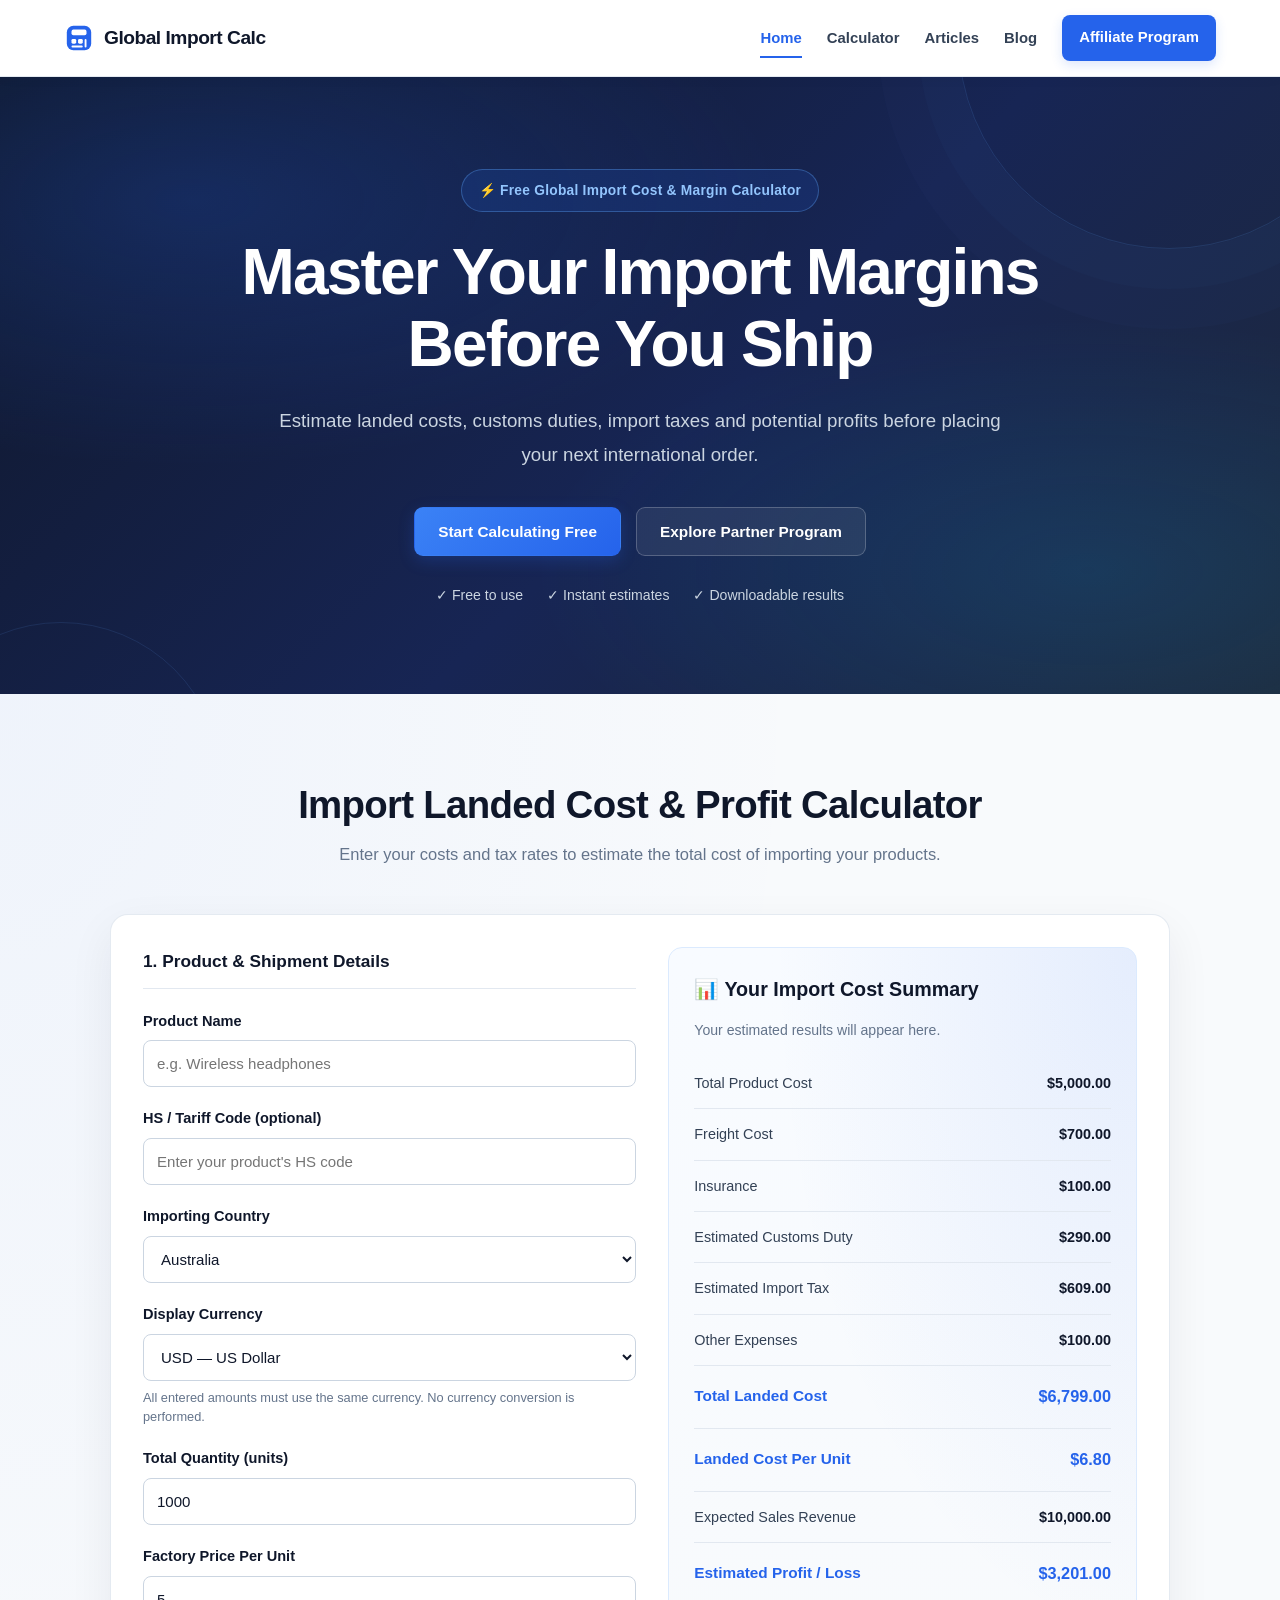
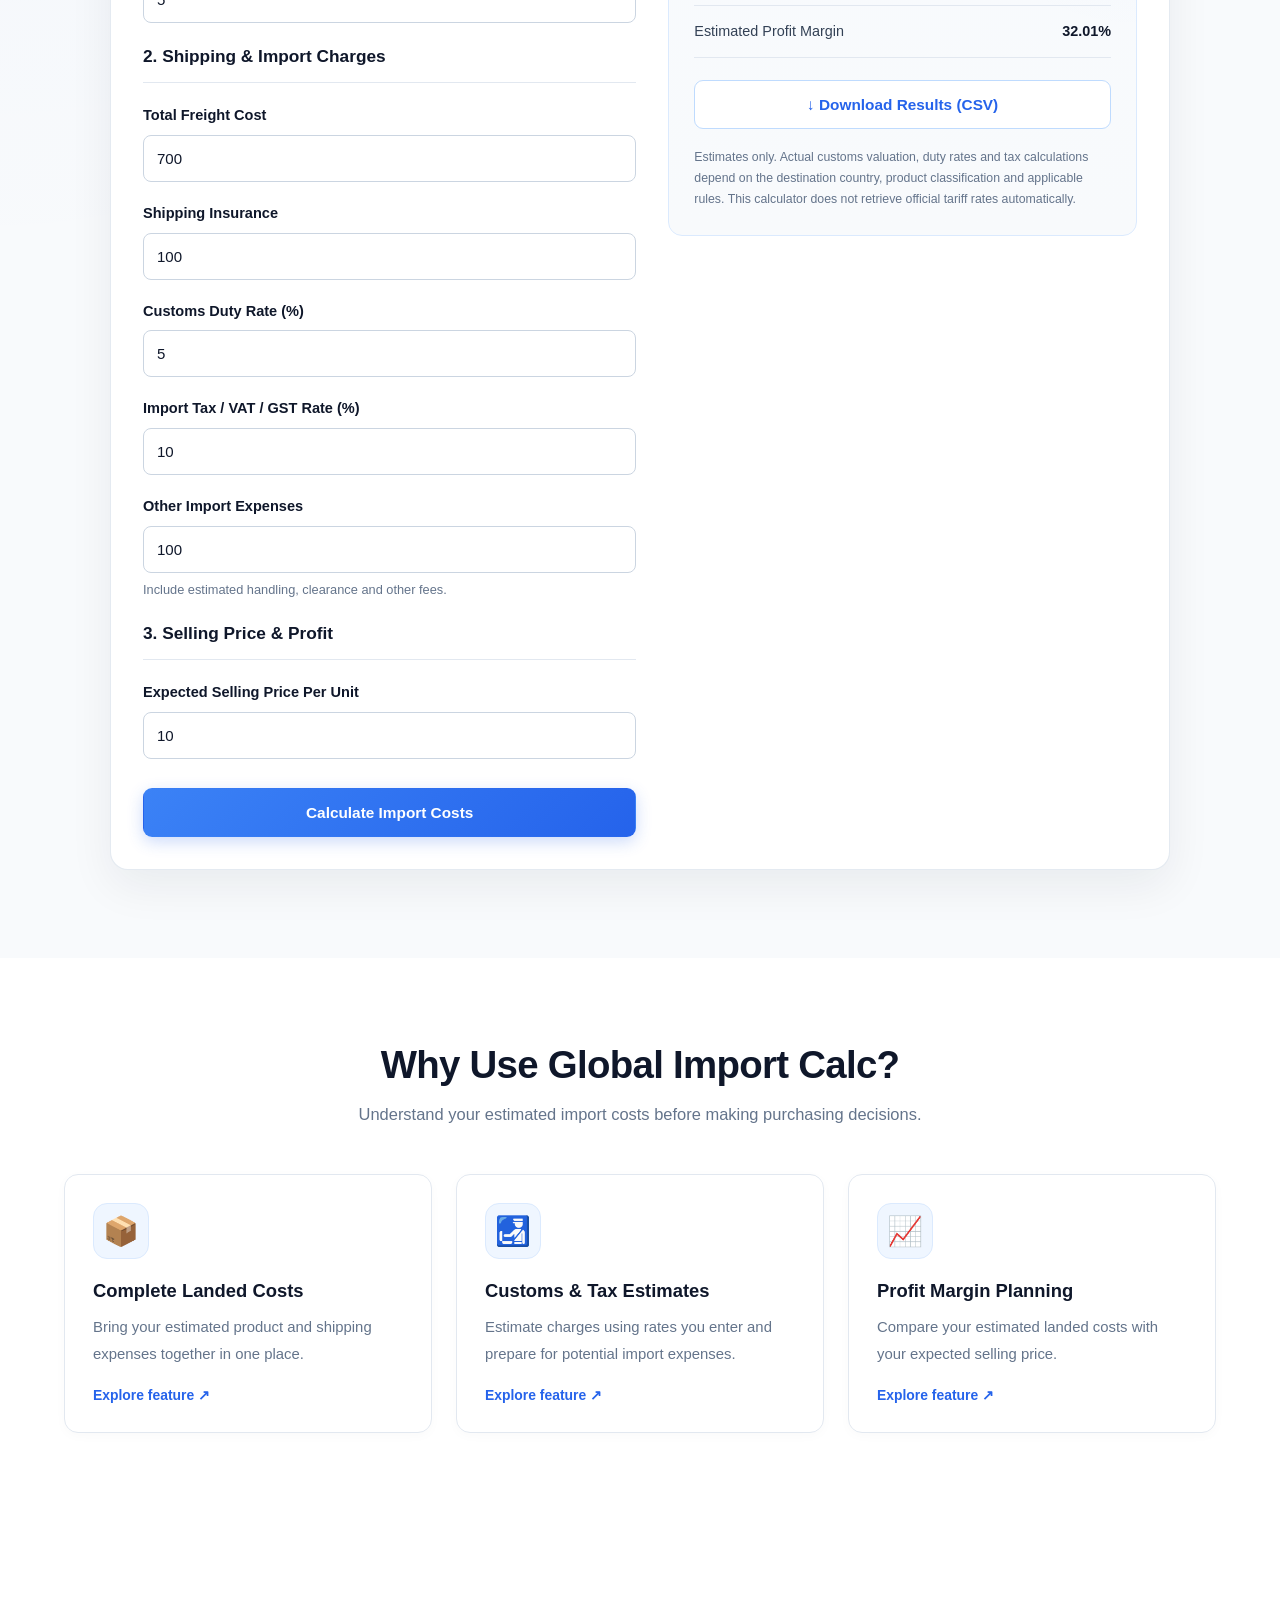
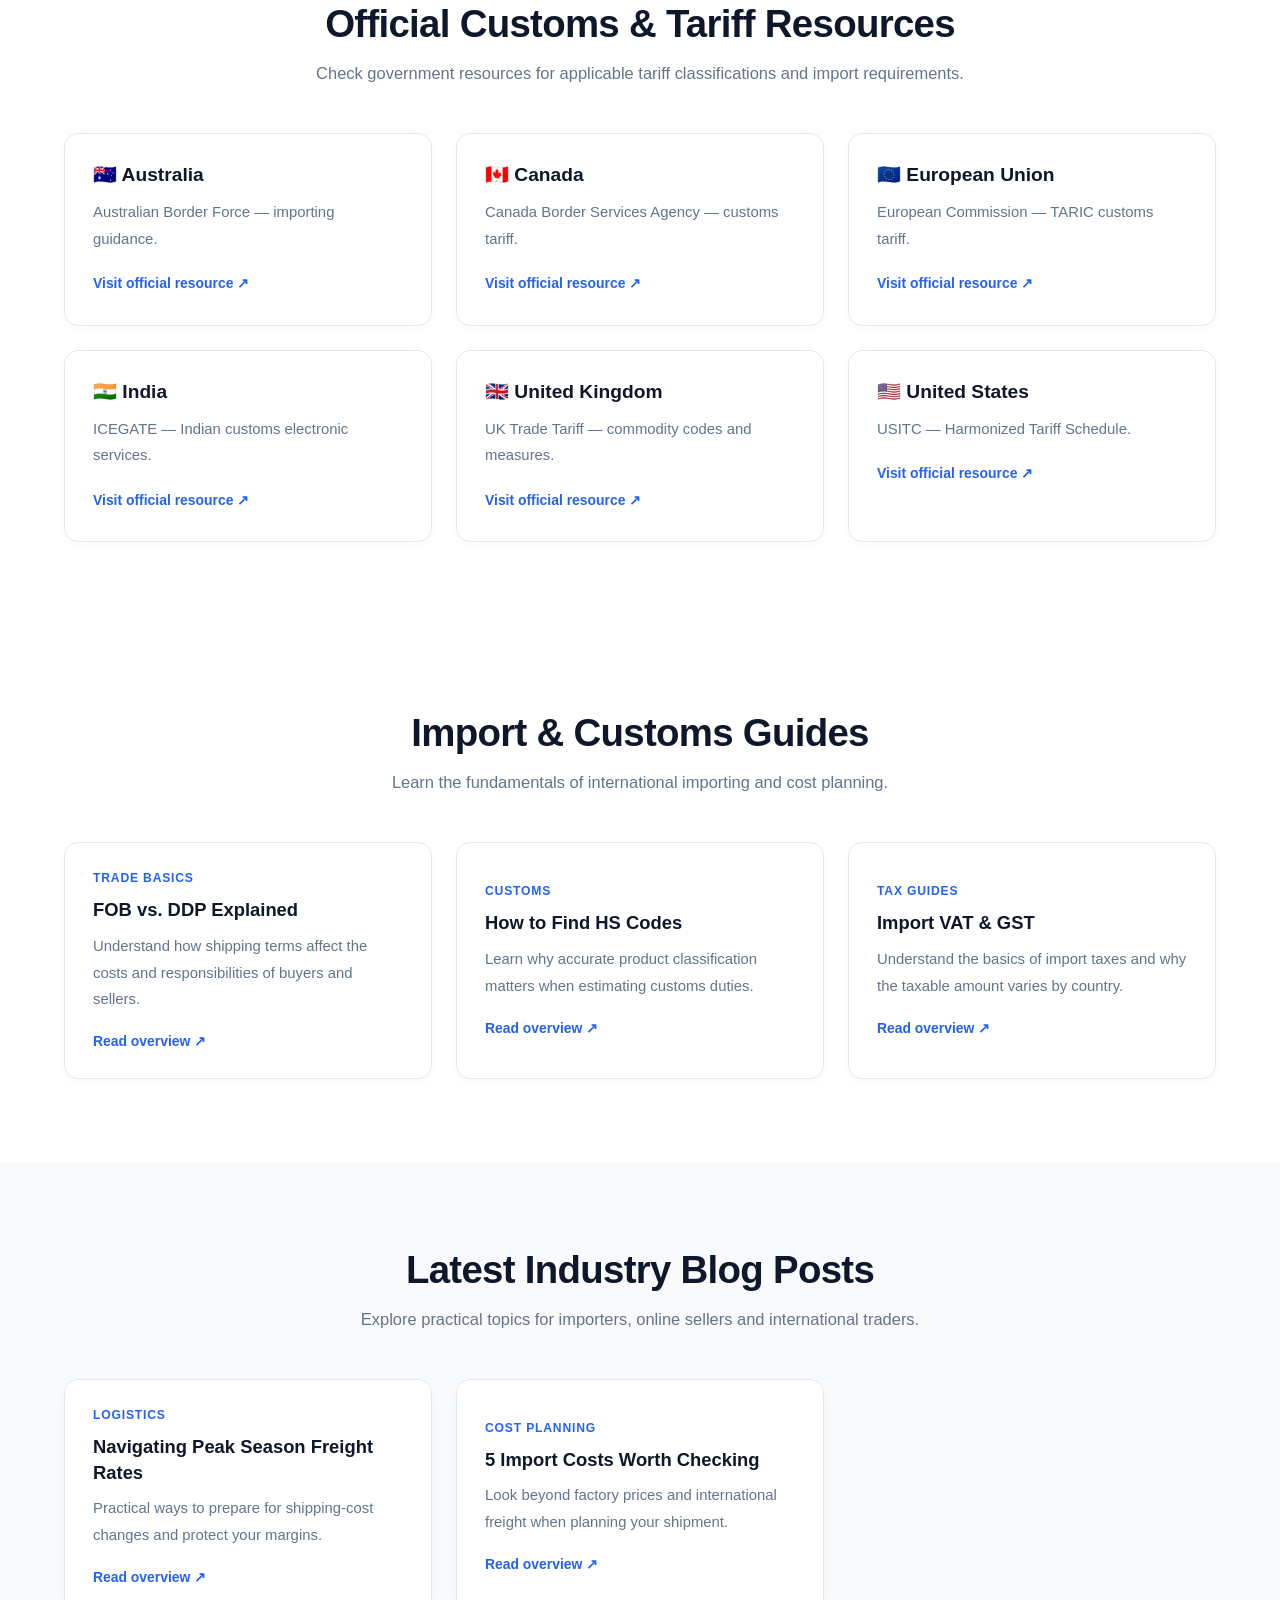
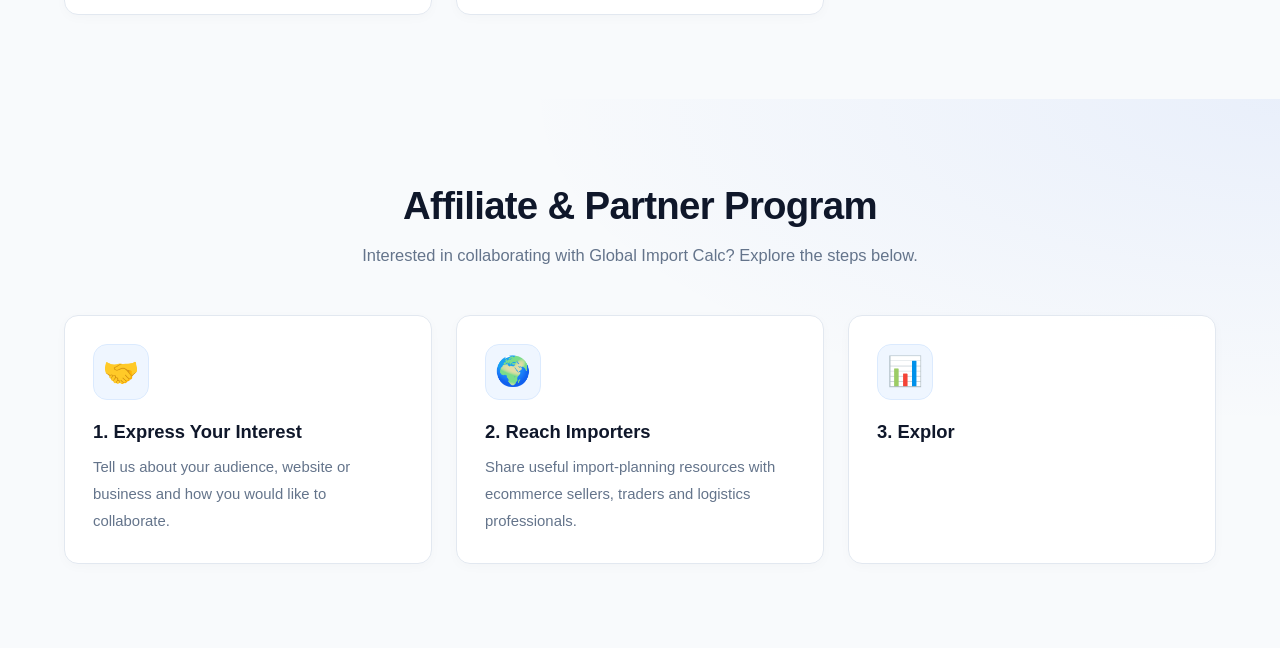
<file: index.html>
<!DOCTYPE html>
<html lang="en">
<head>
  <meta charset="UTF-8">
  <meta name="viewport" content="width=device-width, initial-scale=1.0">

  <title>Global Import Calc | Free Import Landed Cost Calculator</title>
  <meta name="description" content="Estimate import landed costs, customs duty, import taxes and profit margins with our free global import calculator.">
  <meta name="theme-color" content="#0f172a">

  <link rel="canonical" href="https://global-import-calc.netlify.app/">
  <link rel="stylesheet" href="style.css">
  <link rel="alternate" type="application/rss+xml" title="Global Import Calc Blog RSS Feed" href="/feed.xml">

  <script src="https://identity.netlify.com/v1/netlify-identity-widget.js"></script>
</head>

<body>

  <!-- NAVIGATION -->
  <header class="site-header">
    <div class="nav-container">

      <a href="/" class="brand-logo" aria-label="Global Import Calc home">
        <span class="logo-icon" aria-hidden="true">
          <svg width="30" height="30" viewBox="0 0 32 32" fill="none">
            <rect x="3" y="3" width="26" height="26" rx="7" fill="#2563eb"/>
            <rect x="8" y="7" width="16" height="6" rx="2" fill="white"/>
            <rect x="8" y="17" width="5" height="5" rx="1.5" fill="white"/>
            <rect x="15" y="17" width="5" height="5" rx="1.5" fill="white"/>
            <rect x="22" y="17" width="2" height="9" rx="1" fill="white"/>
            <rect x="8" y="24" width="12" height="2" rx="1" fill="white"/>
          </svg>
        </span>
        <span>Global Import Calc</span>
      </a>

      <input type="checkbox" id="nav-toggle" class="nav-toggle">

      <label for="nav-toggle" class="nav-toggle-label" aria-label="Toggle navigation">
        <span></span><span></span><span></span>
      </label>

      <nav class="main-nav" aria-label="Main navigation">
        <ul class="nav-list">
          <li><a href="/" class="nav-link active">Home</a></li>
          <li><a href="#calculator" class="nav-link">Calculator</a></li>
          <li><a href="#articles" class="nav-link">Articles</a></li>
          <li><a href="#blog" class="nav-link">Blog</a></li>
          <li><a href="#affiliate" class="nav-link highlight-btn">Affiliate Program</a></li>
        </ul>
      </nav>

    </div>
  </header>


  <!-- HERO -->
  <section class="hero-section">
    <div class="container">

      <div class="hero-badge">
        ⚡ Free Global Import Cost &amp; Margin Calculator
      </div>

      <h1>Master Your Import Margins Before You Ship</h1>

      <p class="hero-subheading">
        Estimate landed costs, customs duties, import taxes and potential profits
        before placing your next international order.
      </p>

      <div class="hero-cta-group">
        <a href="#calculator" class="btn btn-primary">Start Calculating Free</a>
        <a href="#affiliate" class="btn btn-secondary">Explore Partner Program</a>
      </div>

      <div class="hero-trust-points">
        <span>✓ Free to use</span>
        <span>✓ Instant estimates</span>
        <span>✓ Downloadable results</span>
      </div>

    </div>
  </section>


  <!-- CALCULATOR -->
  <main id="calculator" class="calculator-section">
    <div class="container">

      <div class="section-title">
        <h2>Import Landed Cost &amp; Profit Calculator</h2>
        <p>Enter your costs and tax rates to estimate the total cost of importing your products.</p>
      </div>

      <div class="calc-card">

        <form id="import-calculator" class="calc-form">

          <div class="calc-inputs">

            <h3 class="form-section-heading">1. Product &amp; Shipment Details</h3>

            <div class="form-group">
              <label for="product-name">Product Name</label>
              <input type="text" id="product-name" placeholder="e.g. Wireless headphones">
            </div>

            <div class="form-group">
              <label for="hs-code">HS / Tariff Code (optional)</label>
              <input type="text" id="hs-code" placeholder="Enter your product's HS code">
            </div>

            <div class="form-group">
              <label for="import-country">Importing Country</label>
              <select id="import-country">
                <option value="Australia">Australia</option>
                <option value="Canada">Canada</option>
                <option value="China">China</option>
                <option value="European Union">European Union</option>
                <option value="India">India</option>
                <option value="United Kingdom">United Kingdom</option>
                <option value="United States">United States</option>
                <option value="Other">Other</option>
              </select>
            </div>

            <div class="form-group">
              <label for="currency">Display Currency</label>
              <select id="currency">
                <option value="USD">USD — US Dollar</option>
                <option value="AUD">AUD — Australian Dollar</option>
                <option value="INR">INR — Indian Rupee</option>
                <option value="EUR">EUR — Euro</option>
                <option value="GBP">GBP — British Pound</option>
                <option value="CAD">CAD — Canadian Dollar</option>
                <option value="CNY">CNY — Chinese Yuan</option>
              </select>
              <small>All entered amounts must use the same currency. No currency conversion is performed.</small>
            </div>

            <div class="form-group">
              <label for="units">Total Quantity (units)</label>
              <input type="number" id="units" value="1000" min="1" step="1" required>
            </div>

            <div class="form-group">
              <label for="unit-cost">Factory Price Per Unit</label>
              <input type="number" id="unit-cost" value="5" min="0" step="0.01" required>
            </div>

            <h3 class="form-section-heading">2. Shipping &amp; Import Charges</h3>

            <div class="form-group">
              <label for="freight">Total Freight Cost</label>
              <input type="number" id="freight" value="700" min="0" step="0.01" required>
            </div>

            <div class="form-group">
              <label for="insurance">Shipping Insurance</label>
              <input type="number" id="insurance" value="100" min="0" step="0.01" required>
            </div>

            <div class="form-group">
              <label for="duty-rate">Customs Duty Rate (%)</label>
              <input type="number" id="duty-rate" value="5" min="0" max="100" step="0.01" required>
            </div>

            <div class="form-group">
              <label for="tax-rate">Import Tax / VAT / GST Rate (%)</label>
              <input type="number" id="tax-rate" value="10" min="0" max="100" step="0.01" required>
            </div>

            <div class="form-group">
              <label for="other-costs">Other Import Expenses</label>
              <input type="number" id="other-costs" value="100" min="0" step="0.01" required>
              <small>Include estimated handling, clearance and other fees.</small>
            </div>

            <h3 class="form-section-heading">3. Selling Price &amp; Profit</h3>

            <div class="form-group">
              <label for="selling-price">Expected Selling Price Per Unit</label>
              <input type="number" id="selling-price" value="10" min="0" step="0.01" required>
            </div>

            <button type="submit" class="btn btn-primary calculate-btn">
              Calculate Import Costs
            </button>

          </div>


          <!-- RESULTS -->
          <div class="summary-box" id="calculation-results" aria-live="polite">

            <h3>📊 Your Import Cost Summary</h3>

            <p class="result-intro">Your estimated results will appear here.</p>

            <div class="summary-row">
              <span>Total Product Cost</span>
              <strong id="out-product">$5,000.00</strong>
            </div>

            <div class="summary-row">
              <span>Freight Cost</span>
              <strong id="out-freight">$700.00</strong>
            </div>

            <div class="summary-row">
              <span>Insurance</span>
              <strong id="out-insurance">$100.00</strong>
            </div>

            <div class="summary-row">
              <span>Estimated Customs Duty</span>
              <strong id="out-duty">$290.00</strong>
            </div>

            <div class="summary-row">
              <span>Estimated Import Tax</span>
              <strong id="out-tax">$609.00</strong>
            </div>

            <div class="summary-row">
              <span>Other Expenses</span>
              <strong id="out-other">$100.00</strong>
            </div>

            <div class="summary-row total">
              <span>Total Landed Cost</span>
              <strong id="out-landed">$6,799.00</strong>
            </div>

            <div class="summary-row total">
              <span>Landed Cost Per Unit</span>
              <strong id="out-unit-landed">$6.80</strong>
            </div>

            <div class="summary-row">
              <span>Expected Sales Revenue</span>
              <strong id="out-revenue">$10,000.00</strong>
            </div>

            <div class="summary-row total">
              <span>Estimated Profit / Loss</span>
              <strong id="out-profit">$3,201.00</strong>
            </div>

            <div class="summary-row">
              <span>Estimated Profit Margin</span>
              <strong id="out-margin">32.01%</strong>
            </div>

            <button type="button" id="download-csv" class="btn btn-secondary download-btn">
              ↓ Download Results (CSV)
            </button>

            <p class="result-note">
              Estimates only. Actual customs valuation, duty rates and tax calculations
              depend on the destination country, product classification and applicable rules.
              This calculator does not retrieve official tariff rates automatically.
            </p>

          </div>

        </form>

      </div>
    </div>
  </main>


  <!-- FEATURES -->
  <section class="features-section">
    <div class="container">

      <div class="section-title">
        <h2>Why Use Global Import Calc?</h2>
        <p>Understand your estimated import costs before making purchasing decisions.</p>
      </div>

      <div class="features-grid">

        <button type="button" class="feature-card interactive-card"
          data-modal-title="Understand Your Landed Costs"
          data-modal-text="Combine product costs, shipping, insurance, estimated customs duty, import tax and other expenses to calculate an estimated total landed cost.">
          <span class="feature-icon">📦</span>
          <h3>Complete Landed Costs</h3>
          <p>Bring your estimated product and shipping expenses together in one place.</p>
          <span class="card-action">Explore feature ↗</span>
        </button>

        <button type="button" class="feature-card interactive-card"
          data-modal-title="Understand Customs & Import Taxes"
          data-modal-text="Enter the duty and import tax rates that apply to your shipment. Check official customs resources to verify product classifications, rates and tax rules.">
          <span class="feature-icon">🛃</span>
          <h3>Customs &amp; Tax Estimates</h3>
          <p>Estimate charges using rates you enter and prepare for potential import expenses.</p>
          <span class="card-action">Explore feature ↗</span>
        </button>

        <button type="button" class="feature-card interactive-card"
          data-modal-title="Estimate Your Profit Margin"
          data-modal-text="Enter your expected selling price to estimate sales revenue, landed cost per unit, potential profit or loss, and profit margin before other business expenses.">
          <span class="feature-icon">📈</span>
          <h3>Profit Margin Planning</h3>
          <p>Compare your estimated landed costs with your expected selling price.</p>
          <span class="card-action">Explore feature ↗</span>
        </button>

      </div>
    </div>
  </section>


  <!-- OFFICIAL CUSTOMS RESOURCES -->
  <section id="customs-resources" class="section-block">
    <div class="container">

      <div class="section-title">
        <h2>Official Customs &amp; Tariff Resources</h2>
        <p>Check government resources for applicable tariff classifications and import requirements.</p>
      </div>

      <div class="features-grid">

        <a class="feature-card resource-card"
          href="https://www.abf.gov.au/importing-exporting-and-manufacturing/importing/how-to-import"
          target="_blank" rel="noopener noreferrer">
          <h3>🇦🇺 Australia</h3>
          <p>Australian Border Force — importing guidance.</p>
          <span class="card-action">Visit official resource ↗</span>
        </a>

        <a class="feature-card resource-card"
          href="https://www.cbsa-asfc.gc.ca/trade-commerce/tariff-tarif/menu-eng.html"
          target="_blank" rel="noopener noreferrer">
          <h3>🇨🇦 Canada</h3>
          <p>Canada Border Services Agency — customs tariff.</p>
          <span class="card-action">Visit official resource ↗</span>
        </a>

        <a class="feature-card resource-card"
          href="https://taxation-customs.ec.europa.eu/customs-4/calculation-customs-duties/customs-tariff/eu-customs-tariff-taric_en"
          target="_blank" rel="noopener noreferrer">
          <h3>🇪🇺 European Union</h3>
          <p>European Commission — TARIC customs tariff.</p>
          <span class="card-action">Visit official resource ↗</span>
        </a>

        <a class="feature-card resource-card"
          href="https://www.icegate.gov.in/"
          target="_blank" rel="noopener noreferrer">
          <h3>🇮🇳 India</h3>
          <p>ICEGATE — Indian customs electronic services.</p>
          <span class="card-action">Visit official resource ↗</span>
        </a>

        <a class="feature-card resource-card"
          href="https://www.gov.uk/trade-tariff"
          target="_blank" rel="noopener noreferrer">
          <h3>🇬🇧 United Kingdom</h3>
          <p>UK Trade Tariff — commodity codes and measures.</p>
          <span class="card-action">Visit official resource ↗</span>
        </a>

        <a class="feature-card resource-card"
          href="https://hts.usitc.gov/"
          target="_blank" rel="noopener noreferrer">
          <h3>🇺🇸 United States</h3>
          <p>USITC — Harmonized Tariff Schedule.</p>
          <span class="card-action">Visit official resource ↗</span>
        </a>

      </div>
    </div>
  </section>


  <!-- ARTICLES -->
  <section id="articles" class="section-block">
    <div class="container">

      <div class="section-title">
        <h2>Import &amp; Customs Guides</h2>
        <p>Learn the fundamentals of international importing and cost planning.</p>
      </div>

      <div class="features-grid">

        <button type="button" class="feature-card interactive-card"
          data-modal-title="FOB vs DDP: What's the Difference?"
          data-modal-text="FOB generally places responsibility for costs and risks differently from DDP. Under DDP, the seller generally arranges delivery with import clearance and applicable duties paid. The exact responsibilities depend on the agreed Incoterms rule and contract. Always check which version and named place apply.">
          <span class="blog-category">Trade Basics</span>
          <h3>FOB vs. DDP Explained</h3>
          <p>Understand how shipping terms affect the costs and responsibilities of buyers and sellers.</p>
          <span class="card-action">Read overview ↗</span>
        </button>

        <button type="button" class="feature-card interactive-card"
          data-modal-title="How to Find an HS Code"
          data-modal-text="Start by identifying your product's material, function, composition and intended use. Search the official tariff system for your importing country, review the classification notes, and verify the final code with a customs broker or the relevant customs authority when necessary.">
          <span class="blog-category">Customs</span>
          <h3>How to Find HS Codes</h3>
          <p>Learn why accurate product classification matters when estimating customs duties.</p>
          <span class="card-action">Read overview ↗</span>
        </button>

        <button type="button" class="feature-card interactive-card"
          data-modal-title="Understanding Import VAT & GST"
          data-modal-text="Import VAT or GST rules vary by country and product. The taxable base may include customs value, duty and certain other charges. Rates, exemptions and recoverability also vary. Verify the current rules for your shipment before relying on an estimate.">
          <span class="blog-category">Tax Guides</span>
          <h3>Import VAT &amp; GST</h3>
          <p>Understand the basics of import taxes and why the taxable amount varies by country.</p>
          <span class="card-action">Read overview ↗</span>
        </button>

      </div>
    </div>
  </section>


  <!-- BLOG -->
  <section id="blog" class="section-block blog-section">
    <div class="container">

      <div class="section-title">
        <h2>Latest Industry Blog Posts</h2>
        <p>Explore practical topics for importers, online sellers and international traders.</p>
      </div>

      <div class="features-grid">

        <button type="button" class="feature-card interactive-card"
          data-modal-title="Planning for Peak Season Freight"
          data-modal-text="Peak-season shipping can involve capacity constraints, changing freight rates and longer transit times. Request quotes early, compare total shipment costs, allow for schedule changes and avoid relying on one unverified quote when calculating product margins.">
          <span class="blog-category">Logistics</span>
          <h3>Navigating Peak Season Freight Rates</h3>
          <p>Practical ways to prepare for shipping-cost changes and protect your margins.</p>
          <span class="card-action">Read overview ↗</span>
        </button>

        <button type="button" class="feature-card interactive-card"
          data-modal-title="Five Import Costs to Check"
          data-modal-text="Potential charges include customs brokerage, terminal handling, port storage, demurrage or detention, inspection fees and local delivery. Which fees apply depends on your shipment, contract, carrier and destination. Ask your freight forwarder for a complete quote.">
          <span class="blog-category">Cost Planning</span>
          <h3>5 Import Costs Worth Checking</h3>
          <p>Look beyond factory prices and international freight when planning your shipment.</p>
          <span class="card-action">Read overview ↗</span>
        </button>

      </div>
    </div>
  </section>


  <!-- AFFILIATE PROGRAM -->
  <section id="affiliate" class="section-block affiliate-section">
    <div class="container">

      <div class="section-title">
        <h2>Affiliate &amp; Partner Program</h2>
        <p>Interested in collaborating with Global Import Calc? Explore the steps below.</p>
      </div>

      <div class="features-grid">

        <div class="feature-card">
          <span class="feature-icon">🤝</span>
          <h3>1. Express Your Interest</h3>
          <p>Tell us about your audience, website or business and how you would like to collaborate.</p>
        </div>

        <div class="feature-card">
          <span class="feature-icon">🌍</span>
          <h3>2. Reach Importers</h3>
          <p>Share useful import-planning resources with ecommerce sellers, traders and logistics professionals.</p>
        </div>

        <div class="feature-card">
          <span class="feature-icon">📊</span>
          <h3>3. Explor
</file>
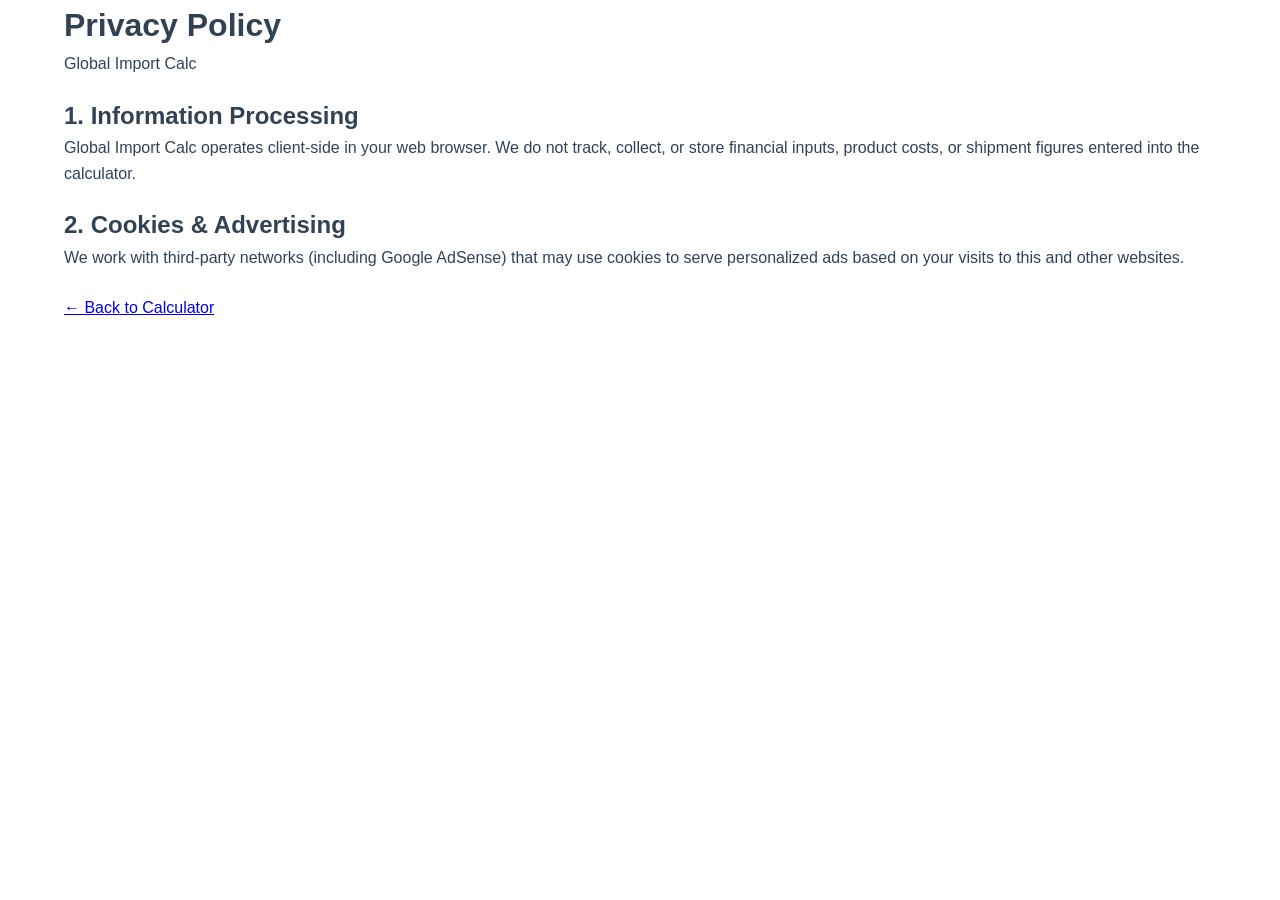
<file: privacy.html>
<!DOCTYPE html>
<html lang="en">
<head>
  <meta charset="UTF-8">
  <meta name="viewport" content="width=device-width, initial-scale=1.0">
  <title>Privacy Policy | Global Import Calc</title>
  <link rel="stylesheet" href="styles.css">
</head>
<body>
  <header>
    <div class="container">
      <h1>Privacy Policy</h1>
      <p>Global Import Calc</p>
    </div>
  </header>
  <main class="container">
    <div class="calculator-card" style="margin-top: 20px;">
      <h2>1. Information Processing</h2>
      <p>Global Import Calc operates client-side in your web browser. We do not track, collect, or store financial inputs, product costs, or shipment figures entered into the calculator.</p>
      <h2 style="margin-top: 20px;">2. Cookies & Advertising</h2>
      <p>We work with third-party networks (including Google AdSense) that may use cookies to serve personalized ads based on your visits to this and other websites.</p>
      <p style="margin-top: 25px;"><a href="index.html">&larr; Back to Calculator</a></p>
    </div>
  </main>
</body>
</html>
</file>
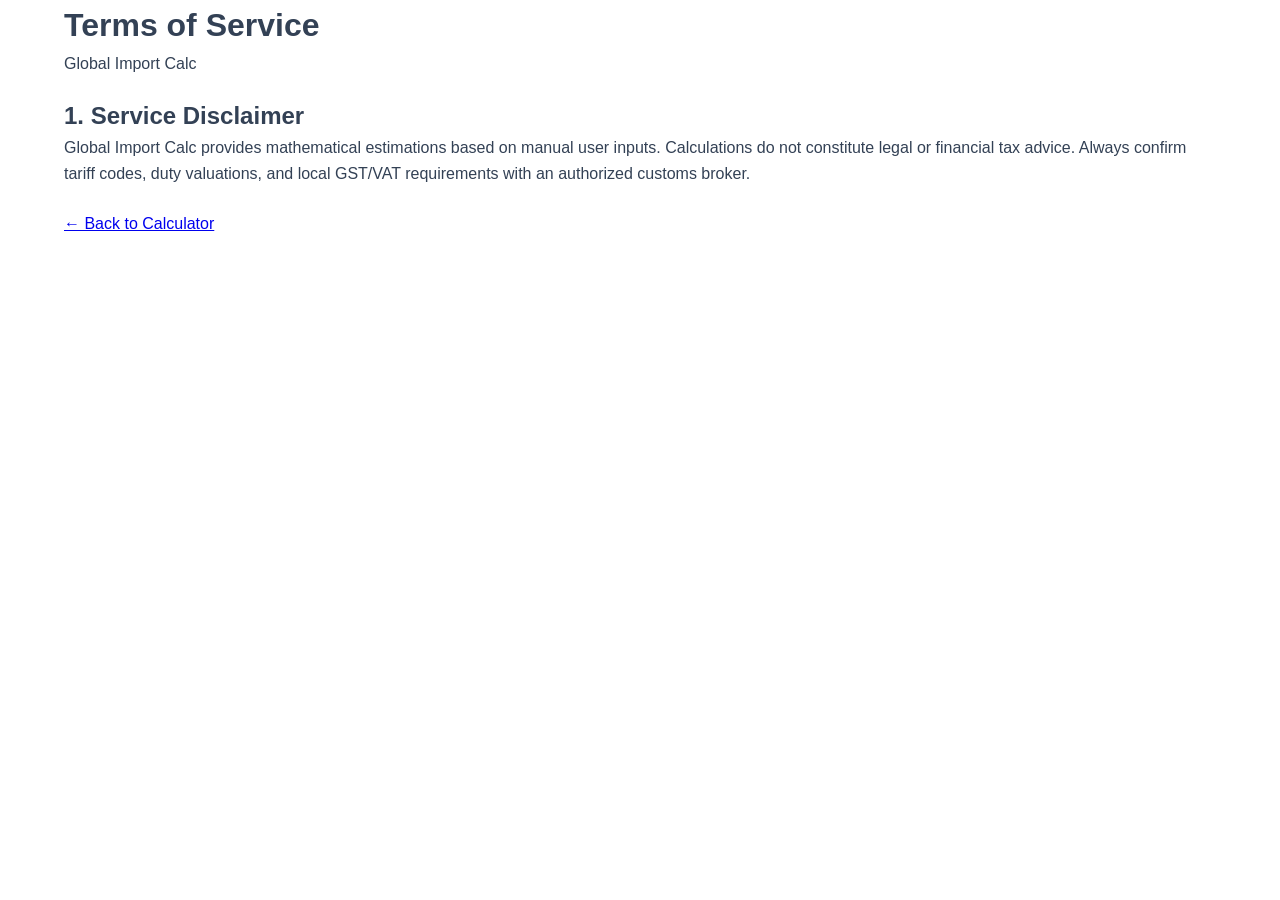
<file: terms.html>
<!DOCTYPE html>
<html lang="en">
<head>
  <meta charset="UTF-8">
  <meta name="viewport" content="width=device-width, initial-scale=1.0">
  <title>Terms of Service | Global Import Calc</title>
  <link rel="stylesheet" href="styles.css">
</head>
<body>
  <header>
    <div class="container">
      <h1>Terms of Service</h1>
      <p>Global Import Calc</p>
    </div>
  </header>
  <main class="container">
    <div class="calculator-card" style="margin-top: 20px;">
      <h2>1. Service Disclaimer</h2>
      <p>Global Import Calc provides mathematical estimations based on manual user inputs. Calculations do not constitute legal or financial tax advice. Always confirm tariff codes, duty valuations, and local GST/VAT requirements with an authorized customs broker.</p>
      <p style="margin-top: 25px;"><a href="index.html">&larr; Back to Calculator</a></p>
    </div>
  </main>
</body>
</html>
</file>
<file: style.css>
/* ==========================================================
   GLOBAL IMPORT CALC — PREMIUM BLUE DESIGN
   Original theme preserved + cinematic interactions
   ========================================================== */

:root {
  --primary-color: #2563eb;
  --primary-hover: #1d4ed8;
  --primary-light: #eff6ff;
  --dark-navy: #0f172a;
  --navy-light: #1e293b;
  --text-main: #334155;
  --text-muted: #64748b;
  --bg-light: #f8fafc;
  --border-color: #e2e8f0;
  --white: #ffffff;
  --radius: 12px;
  --shadow-sm: 0 4px 12px rgba(15, 23, 42, 0.05);
  --shadow-md: 0 12px 30px rgba(15, 23, 42, 0.09);
  --shadow-blue: 0 12px 28px rgba(37, 99, 235, 0.22);
  --transition: 240ms ease;
}

/* RESET */

* {
  box-sizing: border-box;
  margin: 0;
  padding: 0;
}

html {
  scroll-behavior: smooth;
  scroll-padding-top: 90px;
}

body {
  font-family: -apple-system, BlinkMacSystemFont, "Segoe UI",
    Roboto, Helvetica, Arial, sans-serif;
  color: var(--text-main);
  background: var(--white);
  line-height: 1.7;
  overflow-x: hidden;
  -webkit-font-smoothing: antialiased;
}

body,
button,
input,
select {
  font-family: -apple-system, BlinkMacSystemFont, "Segoe UI",
    Roboto, Helvetica, Arial, sans-serif;
}

button,
input,
select {
  font-size: inherit;
}

button,
a {
  -webkit-tap-highlight-color: transparent;
}

a {
  color: inherit;
}

button {
  touch-action: manipulation;
}

img,
svg {
  max-width: 100%;
}

.container {
  width: 100%;
  max-width: 1200px;
  margin: 0 auto;
  padding: 0 24px;
}

section,
main {
  scroll-margin-top: 85px;
}

/* ==========================================================
   NAVIGATION
   ========================================================== */

.site-header {
  background: rgba(255, 255, 255, 0.96);
  backdrop-filter: blur(16px);
  -webkit-backdrop-filter: blur(16px);
  border-bottom: 1px solid rgba(226, 232, 240, 0.9);
  position: sticky;
  top: 0;
  z-index: 1000;
  box-shadow: 0 2px 12px rgba(15, 23, 42, 0.035);
}

.nav-container {
  display: flex;
  justify-content: space-between;
  align-items: center;
  gap: 24px;
  max-width: 1200px;
  min-height: 76px;
  margin: 0 auto;
  padding: 12px 24px;
}

.brand-logo {
  display: inline-flex;
  align-items: center;
  gap: 10px;
  color: var(--dark-navy);
  text-decoration: none;
  font-size: 1.2rem;
  font-weight: 800;
  letter-spacing: -0.5px;
  white-space: nowrap;
  transition: color var(--transition);
}

.brand-logo:hover {
  color: var(--primary-color);
}

.logo-icon {
  display: inline-flex;
  align-items: center;
  justify-content: center;
  transition: transform 300ms ease;
}

.brand-logo:hover .logo-icon {
  transform: rotate(-7deg) scale(1.08);
}

.nav-list {
  display: flex;
  align-items: center;
  gap: 25px;
  list-style: none;
}

.nav-link {
  position: relative;
  display: inline-block;
  text-decoration: none;
  color: var(--text-main);
  font-size: 0.93rem;
  font-weight: 600;
  transition: color var(--transition);
}

.nav-link:not(.highlight-btn)::after {
  content: "";
  position: absolute;
  left: 0;
  right: 0;
  bottom: -6px;
  height: 2px;
  background: var(--primary-color);
  transform: scaleX(0);
  transform-origin: left;
  transition: transform var(--transition);
}

.nav-link:hover,
.nav-link.active {
  color: var(--primary-color);
}

.nav-link:hover::after,
.nav-link.active::after {
  transform: scaleX(1);
}

.highlight-btn {
  padding: 10px 17px;
  border-radius: 8px;
  background: var(--primary-color);
  color: var(--white) !important;
  box-shadow: 0 4px 12px rgba(37, 99, 235, 0.16);
  transition: transform var(--transition),
    background var(--transition),
    box-shadow var(--transition);
}

.highlight-btn:hover {
  background: var(--primary-hover);
  transform: translateY(-2px);
  box-shadow: var(--shadow-blue);
}

.nav-toggle,
.nav-toggle-label {
  display: none;
}

/* ==========================================================
   HERO — ORIGINAL NAVY BLUE LOOK
   ========================================================== */

.hero-section {
  position: relative;
  isolation: isolate;
  overflow: hidden;
  padding: 92px 0 86px;
  color: var(--white);
  text-align: center;
  background:
    radial-gradient(
      ellipse at 15% 20%,
      rgba(37, 99, 235, 0.22),
      transparent 38%
    ),
    radial-gradient(
      ellipse at 85% 80%,
      rgba(14, 165, 233, 0.14),
      transparent 36%
    ),
    linear-gradient(135deg, #0f172a 0%, #172554 55%, #1e293b 100%);
}

.hero-section::before {
  content: "";
  position: absolute;
  z-index: -1;
  width: 420px;
  height: 420px;
  top: -250px;
  right: -100px;
  border: 1px solid rgba(96, 165, 250, 0.15);
  border-radius: 50%;
  box-shadow:
    0 0 0 40px rgba(96, 165, 250, 0.025),
    0 0 0 80px rgba(96, 165, 250, 0.02);
  pointer-events: none;
}

.hero-section::after {
  content: "";
  position: absolute;
  z-index: -1;
  width: 320px;
  height: 320px;
  bottom: -250px;
  left: -100px;
  border: 1px solid rgba(96, 165, 250, 0.12);
  border-radius: 50%;
  pointer-events: none;
}

.hero-section .container {
  position: relative;
  z-index: 1;
}

.hero-badge {
  display: inline-flex;
  align-items: center;
  justify-content: center;
  gap: 8px;
  margin-bottom: 25px;
  padding: 9px 17px;
  border: 1px solid rgba(96, 165, 250, 0.35);
  border-radius: 50px;
  background: rgba(37, 99, 235, 0.15);
  color: #93c5fd;
  font-size: 0.86rem;
  font-weight: 700;
  letter-spacing: 0.25px;
  animation: fadeInUp 650ms ease both;
}

.hero-section h1 {
  max-width: 900px;
  margin: 0 auto 23px;
  color: var(--white);
  font-size: clamp(2.35rem, 5vw, 4rem);
  font-weight: 850;
  line-height: 1.12;
  letter-spacing: -1.8px;
  animation: fadeInUp 750ms ease 80ms both;
}

.hero-subheading {
  max-width: 730px;
  margin: 0 auto 34px;
  color: #cbd5e1;
  font-size: clamp(1rem, 2vw, 1.17rem);
  line-height: 1.85;
  animation: fadeInUp 800ms ease 140ms both;
}

.hero-cta-group {
  display: flex;
  align-items: center;
  justify-content: center;
  flex-wrap: wrap;
  gap: 15px;
  animation: fadeInUp 850ms ease 200ms both;
}

.hero-trust-points {
  display: flex;
  align-items: center;
  justify-content: center;
  flex-wrap: wrap;
  gap: 24px;
  margin-top: 28px;
  color: #cbd5e1;
  font-size: 0.88rem;
  font-weight: 500;
  animation: fadeInUp 900ms ease 250ms both;
}

/* ==========================================================
   BUTTONS — SMOOTH LIFT AND GLOW
   ========================================================== */

.btn {
  display: inline-flex;
  align-items: center;
  justify-content: center;
  gap: 8px;
  min-height: 48px;
  padding: 13px 23px;
  border: 1px solid transparent;
  border-radius: 9px;
  text-align: center;
  text-decoration: none;
  font-size: 0.96rem;
  font-weight: 700;
  line-height: 1.4;
  cursor: pointer;
  transition:
    transform 220ms ease,
    box-shadow 220ms ease,
    background 220ms ease,
    border-color 220ms ease;
}

.btn-primary {
  background: linear-gradient(135deg, #3b82f6, #2563eb);
  color: var(--white);
  box-shadow: 0 5px 16px rgba(37, 99, 235, 0.23);
}

.btn-primary:hover {
  background: linear-gradient(135deg, #2563eb, #1d4ed8);
  transform: translateY(-3px);
  box-shadow: 0 12px 28px rgba(37, 99, 235, 0.34);
}

.btn-secondary {
  background: rgba(255, 255, 255, 0.07);
  border-color: rgba(255, 255, 255, 0.22);
  color: var(--white);
}

.btn-secondary:hover {
  background: rgba(255, 255, 255, 0.14);
  border-color: rgba(147, 197, 253, 0.7);
  transform: translateY(-3px);
}

button:focus-visible,
a:focus-visible,
input:focus-visible,
select:focus-visible {
  outline: 3px solid rgba(59, 130, 246, 0.55);
  outline-offset: 3px;
}

.btn:active {
  transform: translateY(0) scale(0.98);
}

/* ==========================================================
   SECTION TITLES
   ========================================================== */

.section-title {
  max-width: 780px;
  margin: 0 auto 44px;
  text-align: center;
}

.section-title h2 {
  margin-bottom: 12px;
  color: var(--dark-navy);
  font-size: clamp(1.8rem, 3vw, 2.45rem);
  font-weight: 800;
  line-height: 1.2;
  letter-spacing: -0.7px;
}

.section-title p {
  color: var(--text-muted);
  font-size: 1.03rem;
  line-height: 1.8;
}

/* ==========================================================
   CALCULATOR SECTION
   ========================================================== */

.calculator-section {
  padding: 88px 0;
  background:
    radial-gradient(
      ellipse at 0% 0%,
      rgba(37, 99, 235, 0.045),
      transparent 45%
    ),
    var(--bg-light);
}

.calc-card {
  max-width: 1060px;
  margin: 0 auto;
  padding: 32px;
  border: 1px solid rgba(226, 232, 240, 0.9);
  border-radius: 18px;
  background: var(--white);
  box-shadow: 0 16px 45px rgba(15, 23, 42, 0.065);
  transition: box-shadow 300ms ease;
}

.calc-card:focus-within {
  box-shadow: 0 20px 50px rgba(37, 99, 235, 0.09);
}

.calc-form {
  display: grid;
  grid-template-columns: minmax(0, 1fr) minmax(0, 0.95fr);
  align-items: start;
  gap: 32px;
}

.calc-inputs {
  min-width: 0;
}

.form-section-heading {
  margin: 12px 0 20px;
  padding-bottom: 11px;
  border-bottom: 1px solid var(--border-color);
  color: var(--dark-navy);
  font-size: 1.08rem;
  font-weight: 800;
}

.form-section-heading:first-child {
  margin-top: 0;
}

.form-group {
  margin-bottom: 19px;
}

.form-group label {
  display: block;
  margin-bottom: 7px;
  color: var(--dark-navy);
  font-size: 0.91rem;
  font-weight: 700;
}

.form-group input,
.form-group select {
  display: block;
  width: 100%;
  min-height: 47px;
  padding: 11px 13px;
  border: 1px solid #cbd5e1;
  border-radius: 8px;
  background: #fff;
  color: var(--dark-navy);
  font-size: 0.94rem;
  transition:
    border-color 200ms ease,
    box-shadow 200ms ease,
    background 200ms ease;
}

.form-group input:hover,
.form-group select:hover {
  border-color: #94a3b8;
}

.form-group input:focus,
.form-group select:focus {
  border-color: var(--primary-color);
  background: #fff;
  box-shadow: 0 0 0 4px rgba(37, 99, 235, 0.09);
  outline: none;
}

.form-group small {
  display: block;
  margin-top: 7px;
  color: var(--text-muted);
  font-size: 0.8rem;
  line-height: 1.55;
}

.calculate-btn {
  width: 100%;
  margin-top: 10px;
}

/* RESULTS PANEL */

.summary-box {
  position: sticky;
  top: 100px;
  min-width: 0;
  padding: 25px;
  overflow-wrap: anywhere;
  border: 1px solid #dbeafe;
  border-radius: 14px;
  background:
    radial-gradient(
      ellipse at top right,
      rgba(37, 99, 235, 0.09),
      transparent 55%
    ),
    linear-gradient(180deg, #f8fbff, #f8fafc);
}

.summary-box h3 {
  margin-bottom: 12px;
  color: var(--dark-navy);
  font-size: 1.23rem;
  font-weight: 800;
}

.result-intro {
  margin-bottom: 15px;
  color: var(--text-muted);
  font-size: 0.88rem;
}

.summary-row {
  display: flex;
  justify-content: space-between;
  align-items: flex-start;
  gap: 12px;
  padding: 13px 0;
  border-bottom: 1px solid #e2e8f0;
  color: var(--text-main);
  font-size: 0.9rem;
}

.summary-row span {
  flex: 1;
}

.summary-row strong {
  max-width: 55%;
  color: var(--dark-navy);
  font-weight: 750;
  text-align: right;
  overflow-wrap: anywhere;
}

.summary-row.total {
  padding-top: 17px;
  padding-bottom: 17px;
  color: var(--primary-color);
  font-size: 0.96rem;
  font-weight: 750;
}

.summary-row.total strong {
  color: var(--primary-color);
  font-size: 1.02rem;
}

#out-profit[data-result="loss"] {
  color: #dc2626;
}

.download-btn {
  width: 100%;
  margin-top: 22px;
  background: var(--white);
  border: 1px solid #bfdbfe;
  color: var(--primary-color);
}

.download-btn:hover {
  background: var(--primary-light);
  border-color: var(--primary-color);
  box-shadow: 0 7px 18px rgba(37, 99, 235, 0.1);
}

.result-note {
  margin-top: 18px;
  color: var(--text-muted);
  font-size: 0.77rem;
  line-height: 1.7;
}

.results-updated {
  animation: resultReveal 500ms ease both;
}

/* ==========================================================
   FEATURES, ARTICLES, BLOG AND RESOURCES
   ========================================================== */

.section-block,
.features-section {
  padding: 84px 0;
}

.features-section {
  background: #fff;
}

.section-block {
  background: var(--white);
}

.blog-section {
  background: var(--bg-light);
}

.features-grid {
  display: grid;
  grid-template-columns: repeat(3, minmax(0, 1fr));
  gap: 24px;
}

.feature-card {
  position: relative;
  display: block;
  width: 100%;
  min-width: 0;
  padding: 28px;
  overflow: hidden;
  border: 1px solid var(--border-color);
  border-radius: 14px;
  background: var(--white);
  box-shadow: 0 3px 12px rgba(15, 23, 42, 0.025);
  color: var(--text-main);
  text-align: left;
  text-decoration: none;
  cursor: default;
  transition:
    transform 280ms cubic-bezier(0.2, 0.8, 0.2, 1),
    box-shadow 280ms ease,
    border-color 280ms ease;
}

.feature-card::before {
  content: "";
  position: absolute;
  top: 0;
  left: 0;
  width: 0;
  height: 3px;
  background: linear-gradient(90deg, #2563eb, #60a5fa);
  transition: width 300ms ease;
}

.feature-card:hover {
  transform: translateY(-6px);
  border-color: #bfdbfe;
  box-shadow: var(--shadow-md);
}

.feature-card:hover::before {
  width: 100%;
}

.interactive-card {
  cursor: pointer;
  appearance: none;
  -webkit-appearance: none;
}

.interactive-card:focus-visible {
  outline: 3px solid rgba(37, 99, 235, 0.4);
  outline-offset: 4px;
}

.feature-icon {
  display: inline-flex;
  align-items: center;
  justify-content: center;
  width: 56px;
  height: 56px;
  margin-bottom: 19px;
  border: 1px solid #dbeafe;
  border-radius: 14px;
  background: var(--primary-light);
  font-size: 1.8rem;
  transition:
    transform 280ms ease,
    background 280ms ease;
}

.feature-card:hover .feature-icon {
  transform: translateY(-3px) scale(1.05);
  background: #dbeafe;
}

.feature-card h3 {
  margin-bottom: 10px;
  color: var(--dark-navy);
  font-size: 1.15rem;
  font-weight: 800;
  line-height: 1.4;
}

.feature-card p {
  color: var(--text-muted);
  font-size: 0.93rem;
  line-height: 1.8;
}

.card-action {
  display: inline-block;
  margin-top: 20px;
  color: var(--primary-color);
  font-size: 0.87rem;
  font-weight: 750;
  transition: transform 220ms ease;
}

.feature-card:hover .card-action {
  transform: translateX(3px);
}

.blog-category {
  display: block;
  margin-bottom: 12px;
  color: var(--primary-color);
  font-size: 0.76rem;
  font-weight: 800;
  letter-spacing: 0.8px;
  text-transform: uppercase;
}

.resource-card {
  cursor: pointer;
}

.resource-card h3 {
  font-size: 1.2rem;
}

/* ==========================================================
   AFFILIATE SECTION
   ========================================================== */

.affiliate-section {
  position: relative;
  overflow: hidden;
  background:
    radial-gradient(
      ellipse at 100% 0%,
      rgba(37, 99, 235, 0.07),
      transparent 42%
    ),
    var(--bg-light);
}

.affiliate-section .feature-card {
  background: rgba(255, 255, 255, 0.96);
}

.affiliate-cta {
  margin-top: 35px;
  text-align: center;
}

.affiliate-cta .btn {
  min-width: 220px;
}

.affiliate-cta p {
  margin-top: 14px;
  color: var(--text-muted);
  font-size: 0.84rem;
}

/* ==========================================================
   NEWSLETTER — NAVY BLUE BANNER
   ========================================================== */

.newsletter-section {
  padding: 76px 0;
  background: var(--white);
}

.newsletter-card {
  position: relative;
  display: grid;
  grid-template-columns: minmax(0, 1fr) minmax(0, 1fr);
  align-items: center;
  gap: 42px;
  padding: 48px;
  overflow: hidden;
  border: 1px solid rgba(96, 165, 250, 0.13);
  border-radius: 20px;
  background:
    radial-gradient(
      ellipse at 100% 0%,
      rgba(37, 99, 235, 0.22),
      transparent 43%
    ),
    linear-gradient(135deg, #0f172a, #172554 65%, #1e293b);
  box-shadow: 0 18px 42px rgba(15, 23, 42, 0.12);
}

.newsletter-content,
.newsletter-form {
  position: relative;
  z-index: 1;
  min-width: 0;
}

.newsletter-badge {
  display: inline-block;
  margin-bottom: 16px;
  padding: 7px 13px;
  border: 1px solid rgba(96, 165, 250, 0.35);
  border-radius: 50px;
  background: rgba(37, 99, 235, 0.16);
  color: #93c5fd;
  font-size: 0.8rem;
  font-weight: 700;
}

.newsletter-content h2 {
  margin-bottom: 12px;
  color: var(--white);
  font-size: clamp(1.65rem, 3vw, 2.15rem);
  font-weight: 800;
  line-height: 1.25;
  letter-spacing: -0.6px;
}

.newsletter-content p {
  color: #cbd5e1;
  font-size: 0.96rem;
  line-height: 1.8;
}

.newsletter-form .input-group {
  display: flex;
  gap: 9px;
  margin-bottom: 12px;
}

.newsletter-form input[type="email"] {
  flex: 1;
  width: 100%;
  min-width: 0;
  min-height: 50px;
  padding: 13px 15px;
  border: 1px solid #475569;
  border-radius: 8px;
  background: rgba(15, 23, 42, 0.85);
  color: var(--white);
  font-size: 0.91rem;
  transition: border-color 200ms ease, box-shadow 200ms ease;
}

.newsletter-form input[type="email"]::placeholder {
  color: #94a3b8;
}

.newsletter-form input[type="email"]:focus {
  border-color: #60a5fa;
  box-shadow: 0 0 0 3px rgba(96, 165, 250, 0.13);
  outline: none;
}

.btn-subscribe {
  min-height: 50px;
  padding: 12px 18px;
  border: 0;
  border-radius: 8px;
  background: var(--primary-color);
  color: var(--white);
  font-size: 0.9rem;
  font-weight: 750;
  cursor: pointer;
  white-space: nowrap;
  transition: transform 220ms ease, background 220ms ease, box-shadow 220ms ease;
}

.btn-subscribe:hover {
  background: #3b82f6;
  transform: translateY(-2px);
  box-shadow: 0 7px 20px rgba(37, 99, 235, 0.28);
}

.privacy-note {
  color: #94a3b8;
  font-size: 0.78rem;
  line-height: 1.6;
}

.hidden-field {
  display: none !important;
}

/* ==========================================================
   FOOTER
   ========================================================== */

.site-footer {
  padding: 64px 0 28px;
  border-top: 1px solid #1e293b;
  background: var(--dark-navy);
  color: #94a3b8;
}

.footer-container {
  display: grid;
  grid-template-columns: 2fr 1fr 1fr;
  gap: 50px;
}

.footer-brand {
  max-width: 440px;
}

.footer-logo {
  display: inline-flex;
  align-items: center;
  gap: 9px;
  margin-bottom: 16px;
  color: var(--white);
  font-size: 1.25rem;
  font-weight: 800;
  text-decoration: none;
  transition: color var(--transition);
}

.footer-logo:hover {
  color: #93c5fd;
}

.footer-brand p {
  font-size: 0.9rem;
  line-height: 1.8;
}

.footer-col h4 {
  margin-bottom: 18px;
  color: var(--white);
  font-size: 0.98rem;
  font-weight: 750;
}

.footer-col ul {
  list-style: none;
}

.footer-col ul li {
  margin-bottom: 10px;
}

.footer-col a {
  color: #94a3b8;
  font-size: 0.89rem;
  text-decoration: none;
  transition: color 200ms ease, padding-left 200ms ease;
}

.footer-col a:hover {
  padding-left: 3px;
  color: #93c5fd;
}

.copyright {
  margin-top: 25px;
  padding-top: 19px;
  border-top: 1px solid #273449;
  font-size: 0.8rem !important;
}

/* ==========================================================
   CINEMATIC FEATURE POPUPS
   ========================================================== */

.feature-modal {
  position: fixed;
  inset: 0;
  width: min(540px, calc(100% - 32px));
  max-width: 540px;
  max-height: min(80vh, 650px);
  margin: auto;
  padding: 0;
  overflow: auto;
  border: 1px solid rgba(191, 219, 254, 0.8);
  border-radius: 18px;
  background: var(--white);
  color: var(--text-main);
  box-shadow: 0 30px 100px rgba(2, 6, 23, 0.35);
}

.feature-modal::backdrop {
  background: rgba(2, 6, 23, 0.68);
  backdrop-filter: blur(7px);
  -webkit-backdrop-filter: blur(7px);
}

.feature-modal[open] {
  animation: modalEnter 260ms cubic-bezier(0.2, 0.8, 0.2, 1) both;
}

.modal-inner {
  position: relative;
  padding: 38px;
}

.modal-close {
  position: absolute;
  top: 15px;
  right: 17px;
  display: flex;
  align-items: center;
  justify-content: center;
  width: 38px;
  height: 38px/
 * MOBILE LAYOUT FIX */
@media screen and (max-width: 768px) {
  html,
  body {
    width: 100%;
    max-width: 100%;
    overflow-x: hidden;
  }

  .container {
    width: 100%;
    max-width: 100%;
    padding-left: 16px;
    padding-right: 16px;
  }

  .hero h1 {
    font-size: clamp(30px, 8vw, 42px);
    line-height: 1.2;
    overflow-wrap: break-word;
  }

  .hero p {
    font-size: 16px;
    line-height: 1.6;
  }

  .calculator,
  .calculator-card,
  .feature-card,
  .article-card,
  .blog-card {
    width: 100%;
    max-width: 100%;
    box-sizing: border-box;
  }

  .calculator-grid,
  .features-grid,
  .articles-grid,
  .blog-grid {
    grid-template-columns: minmax(0, 1fr);
  }

  input,
  select,
  button,
  textarea {
    max-width: 100%;
    box-sizing: border-box;
  }

  .main-nav {
    max-width: 100%;
  }

  footer {
    overflow-wrap: break-word;
  }
}

@media screen and (max-width: 480px) {
  .hero {
    padding: 48px 0;
  }

  .hero h1 {
    font-size: 30px;
  }

  button,
  .btn {
    min-height: 44px;
  }
}
</file>
<file: styles.css>
/* ==========================================================================
   Global Variables & Reset
   ========================================================================== */
:root {
  --primary-color: #2563eb;
  --primary-hover: #1d4ed8;
  --dark-navy: #0f172a;
  --text-main: #334155;
  --text-muted: #64748b;
  --bg-light: #f8fafc;
  --border-color: #e2e8f0;
  --radius: 8px;
}

* { box-sizing: border-box; margin: 0; padding: 0; }
html { scroll-behavior: smooth; }
body {
  font-family: -apple-system, BlinkMacSystemFont, "Segoe UI", Roboto, Helvetica, Arial, sans-serif;
  color: var(--text-main);
  background-color: #ffffff;
  line-height: 1.6;
}

.container {
  max-width: 1200px;
  margin: 0 auto;
  padding: 0 1.5rem;
}

/* Header & Nav */
.site-header {
  background: #ffffff;
  border-bottom: 1px solid var(--border-color);
  position: sticky;
  top: 0;
  z-index: 1000;
  box-shadow: 0 1px 3px rgba(0,0,0,0.05);
}

.nav-container {
  display: flex;
  justify-content: space-between;
  align-items: center;
  padding: 0.875rem 1.5rem;
  max-width: 1200px;
  margin: 0 auto;
}

.brand-logo {
  font-size: 1.25rem;
  font-weight: 700;
  color: var(--dark-navy);
  text-decoration: none;
  display: flex;
  align-items: center;
  gap: 0.5rem;
}

.nav-list { display: flex; gap: 1.5rem; list-style: none; align-items: center; }
.nav-link { text-decoration: none; color: var(--text-main); font-weight: 500; font-size: 0.95rem; }
.nav-link:hover, .nav-link.active { color: var(--primary-color); }

.highlight-btn {
  background: var(--primary-color);
  color: #ffffff !important;
  padding: 0.5rem 1rem;
  border-radius: var(--radius);
}
.highlight-btn:hover { background: var(--primary-hover); }

.nav-toggle, .nav-toggle-label { display: none; }

/* Hero Banner */
.hero-section {
  background: linear-gradient(135deg, #0f172a 0%, #1e293b 100%);
  color: #ffffff;
  padding: 4.5rem 0 4rem;
  text-align: center;
}

.hero-badge {
  display: inline-block;
  background: rgba(37, 99, 235, 0.2);
  color: #60a5fa;
  border: 1px solid rgba(96, 165, 250, 0.3);
  padding: 0.35rem 1rem;
  border-radius: 50px;
  font-size: 0.85rem;
  font-weight: 600;
  margin-bottom: 1.25rem;
}

.hero-section h1 {
  font-size: 2.5rem;
  font-weight: 800;
  margin-bottom: 1rem;
  line-height: 1.2;
}

.hero-subheading {
  font-size: 1.15rem;
  color: #94a3b8;
  max-width: 700px;
  margin: 0 auto 2rem;
}

.hero-cta-group { display: flex; gap: 1rem; justify-content: center; }

.btn {
  display: inline-block;
  padding: 0.75rem 1.5rem;
  font-weight: 600;
  border-radius: var(--radius);
  text-decoration: none;
  transition: all 0.2s ease;
}

.btn-primary { background: var(--primary-color); color: #ffffff; }
.btn-primary:hover { background: var(--primary-hover); }
.btn-secondary { background: rgba(255, 255, 255, 0.1); color: #ffffff; border: 1px solid rgba(255,255,255,0.2); }
.btn-secondary:hover { background: rgba(255, 255, 255, 0.2); }

/* Calculator Section */
.calculator-section { padding: 4rem 0; background: var(--bg-light); }
.section-title { text-align: center; margin-bottom: 2.5rem; }
.section-title h2 { font-size: 2rem; color: var(--dark-navy); margin-bottom: 0.5rem; }
.section-title p { color: var(--text-muted); }

.calc-card {
  background: #ffffff;
  border-radius: var(--radius);
  border: 1px solid var(--border-color);
  box-shadow: 0 4px 6px -1px rgba(0,0,0,0.05);
  padding: 2rem;
  max-width: 900px;
  margin: 0 auto;
}

.calc-grid { display: grid; grid-template-columns: 1fr 1fr; gap: 2rem; }
.form-group { margin-bottom: 1rem; }
.form-group label { display: block; font-weight: 600; font-size: 0.9rem; margin-bottom: 0.35rem; color: var(--dark-navy); }
.form-group input {
  width: 100%;
  padding: 0.6rem 0.8rem;
  border: 1px solid var(--border-color);
  border-radius: 6px;
  font-size: 0.95rem;
}

.summary-box {
  background: var(--bg-light);
  border: 1px solid var(--border-color);
  border-radius: var(--radius);
  padding: 1.5rem;
}

.summary-box h3 { margin-bottom: 1rem; color: var(--dark-navy); font-size: 1.1rem; }
.summary-row { display: flex; justify-content: space-between; padding: 0.5rem 0; border-bottom: 1px solid var(--border-color); font-size: 0.95rem; }
.summary-row.total { border-bottom: none; font-weight: 700; font-size: 1.1rem; color: var(--primary-color); padding-top: 0.75rem; }

/* Features & Content Grids */
.section-block, .features-section { padding: 4rem 0; }
.features-grid {
  display: grid;
  grid-template-columns: repeat(auto-fit, minmax(280px, 1fr));
  gap: 2rem;
}

.feature-card {
  background: #ffffff;
  padding: 2rem;
  border-radius: var(--radius);
  border: 1px solid var(--border-color);
}

.feature-icon { font-size: 2rem; margin-bottom: 0.75rem; }
.feature-card h3 { font-size: 1.2rem; color: var(--dark-navy); margin-bottom: 0.5rem; }
.feature-card p { color: var(--text-muted); font-size: 0.95rem; }
.blog-category { font-size: 0.75rem; font-weight: 700; color: var(--primary-color); text-transform: uppercase; margin-bottom: 0.25rem; display: block; }

/* Newsletter Section */
.newsletter-section { padding: 4rem 0; background: var(--bg-light); }
.newsletter-card {
  background: linear-gradient(135deg, #0f172a 0%, #1e293b 100%);
  color: #ffffff;
  border-radius: 12px;
  padding: 3rem 2rem;
  display: grid;
  grid-template-columns: 1fr 1fr;
  gap: 2.5rem;
  align-items: center;
}

.newsletter-badge {
  display: inline-block;
  background: rgba(37, 99, 235, 0.2);
  color: #60a5fa;
  border: 1px solid rgba(96, 165, 250, 0.3);
  padding: 0.3rem 0.85rem;
  border-radius: 50px;
  font-size: 0.8rem;
  font-weight: 600;
  margin-bottom: 0.75rem;
}

.newsletter-content h2 { font-size: 1.8rem; font-weight: 700; margin-bottom: 0.5rem; }
.newsletter-content p { color: #94a3b8; font-size: 0.95rem; }
.newsletter-form .input-group { display: flex; gap: 0.5rem; margin-bottom: 0.5rem; }
.newsletter-form input[type="email"] {
  flex: 1;
  padding: 0.8rem 1rem;
  border-radius: 6px;
  border: 1px solid #334155;
  background: #0f172a;
  color: #ffffff;
}

.btn-subscribe {
  background: var(--primary-color);
  color: #ffffff;
  border: none;
  padding: 0.8rem 1.5rem;
  font-weight: 600;
  border-radius: 6px;
  cursor: pointer;
}

.btn-subscribe:hover { background: var(--primary-hover); }
.privacy-note { font-size: 0.78rem; color: #64748b; }
.hidden-field { display: none; }

/* Footer */
.site-footer {
  background: var(--dark-navy);
  color: #94a3b8;
  padding: 3.5rem 0 2rem;
  border-top: 1px solid #1e293b;
}

.footer-container { display: grid; grid-template-columns: 2fr 1fr 1fr; gap: 2.5rem; }
.footer-logo { font-size: 1.2rem; font-weight: 700; color: #ffffff; text-decoration: none; margin-bottom: 0.75rem; display: block; }
.footer-col h4 { color: #ffffff; margin-bottom: 1rem; font-size: 0.95rem; }
.footer-col ul { list-style: none; }
.footer-col ul li { margin-bottom: 0.5rem; }
.footer-col a { color: #94a3b8; text-decoration: none; font-size: 0.9rem; }
.footer-col a:hover { color: #ffffff; }
.copyright { margin-top: 1.5rem; font-size: 0.85rem; }

/* Responsive Mobile Layout */
@media (max-width: 768px) {
  .calc-grid, .newsletter-card, .footer-container { grid-template-columns: 1fr; }
  .nav-toggle-label { display: flex; flex-direction: column; gap: 5px; cursor: pointer; }
  .nav-toggle-label span { width: 22px; height: 2px; background: var(--dark-navy); }
  .main-nav {
    position: absolute;
    top: 100%;
    left: 0;
    width: 100%;
    background: #ffffff;
    border-bottom: 1px solid var(--border-color);
    max-height: 0;
    overflow: hidden;
    transition: max-height 0.3s ease;
  }
  .nav-list { flex-direction: column; align-items: flex-start; padding: 1.5rem; gap: 1rem; }
  .nav-toggle:checked ~ .main-nav { max-height: 300px; }
  .newsletter-form .input-group { flex-direction: column; }
}
</file>
